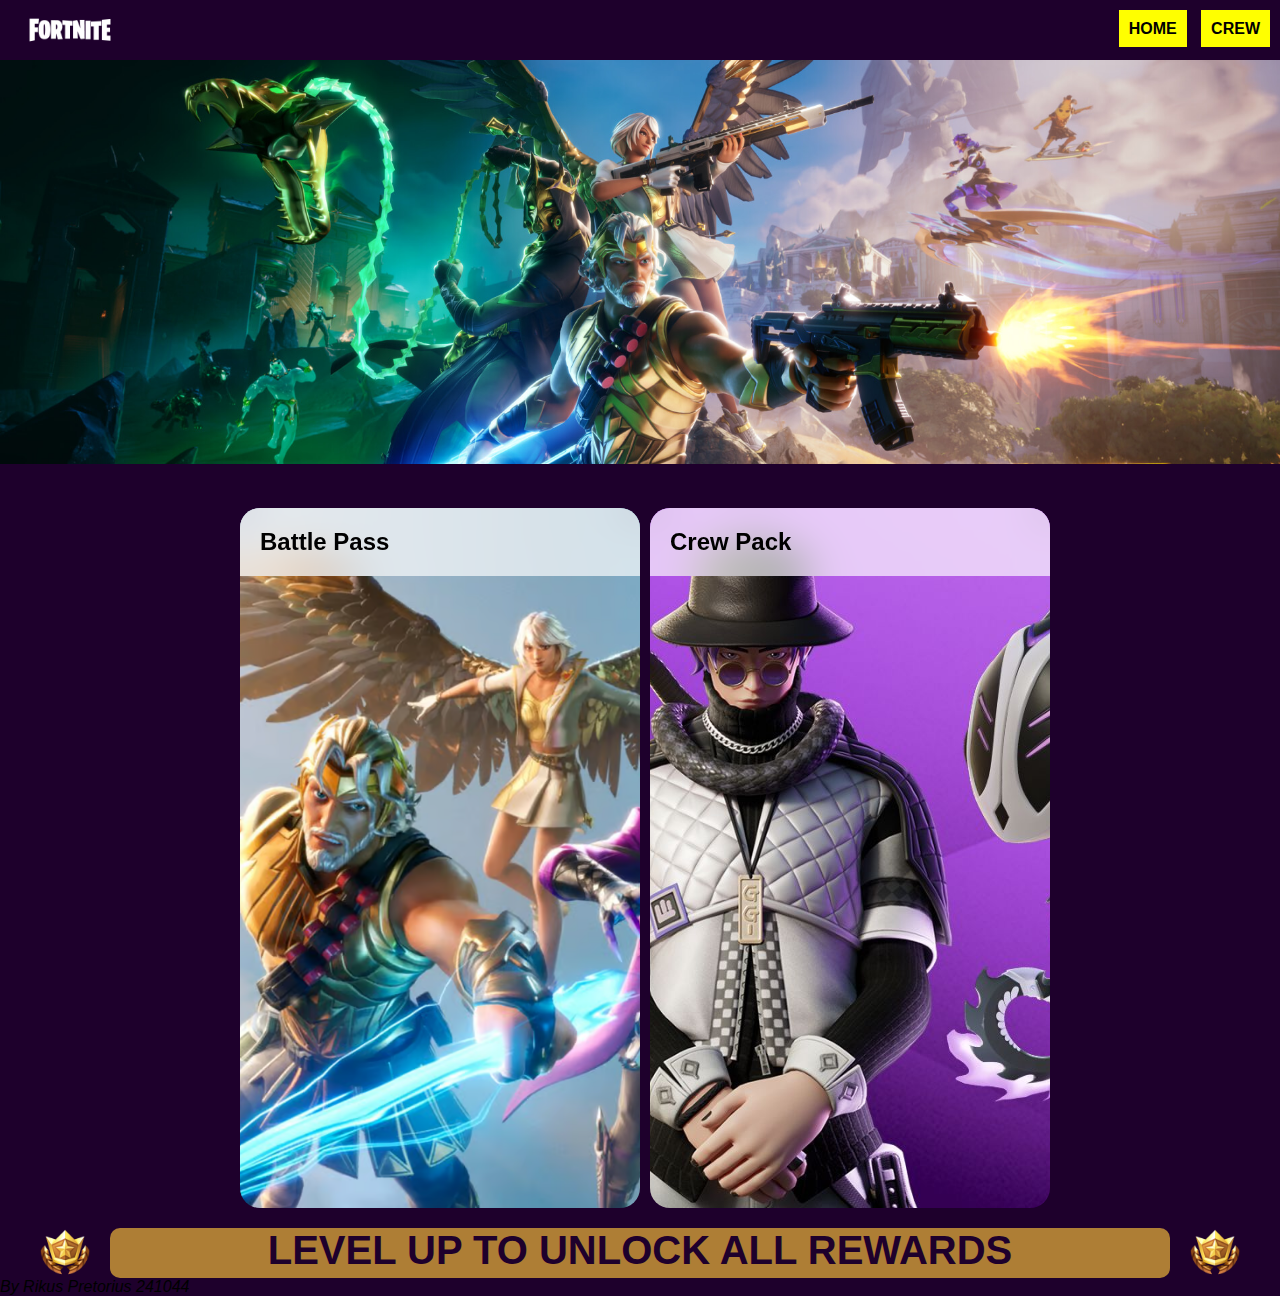
<file: index.html>
<!DOCTYPE html>
<html lang="en">

<head>
    <meta charset="UTF-8">
    <meta http-equiv="X-UA-Compatible" content="IE=edge">
    <meta name="viewport" content="width=device-width, initial-scale=1.0">
    <title>Fortnite C5S2</title>
    <meta name="keywords" content="HTML, CSS, JavaScript, Bootstrap, Template">
    <meta name="author" content="Rikus, Pretorius, 241044">
    <link rel="stylesheet" href="CSS/main.css">


</head>

<body>
     
    <img class="logo" src="Assets/images/logo.png" width="100px">

    <nav class="navBar">
        <a href="index.html" class="navItem">Home</a>
        <a href="./Pages/crew.html" class="navItem">Crew</a>
    </nav>

    <header>
        <img src="Assets/images/header.jpg" width="100%">
    </header>

    <section class="callToAction">
         
        <div class="battlePass">
            <h2>Battle Pass</h2>
        </div>

        <a href="Pages/crew.html"><div class="crewPack">
            <h2>Crew Pack</h2>
        </div></a>
    
    </section>

    <section class="freeBattlePass">
        <div class="fixedLeft"></div>
        <div class="centerStretch"><h1>LEVEL UP TO UNLOCK ALL REWARDS</h1></div>
        <div class="fixedRight"></div>
    </section>

    <footer>
        <p><i>By Rikus Pretorius 241044</i></p>
    </footer>

</body>
</html>
</file>
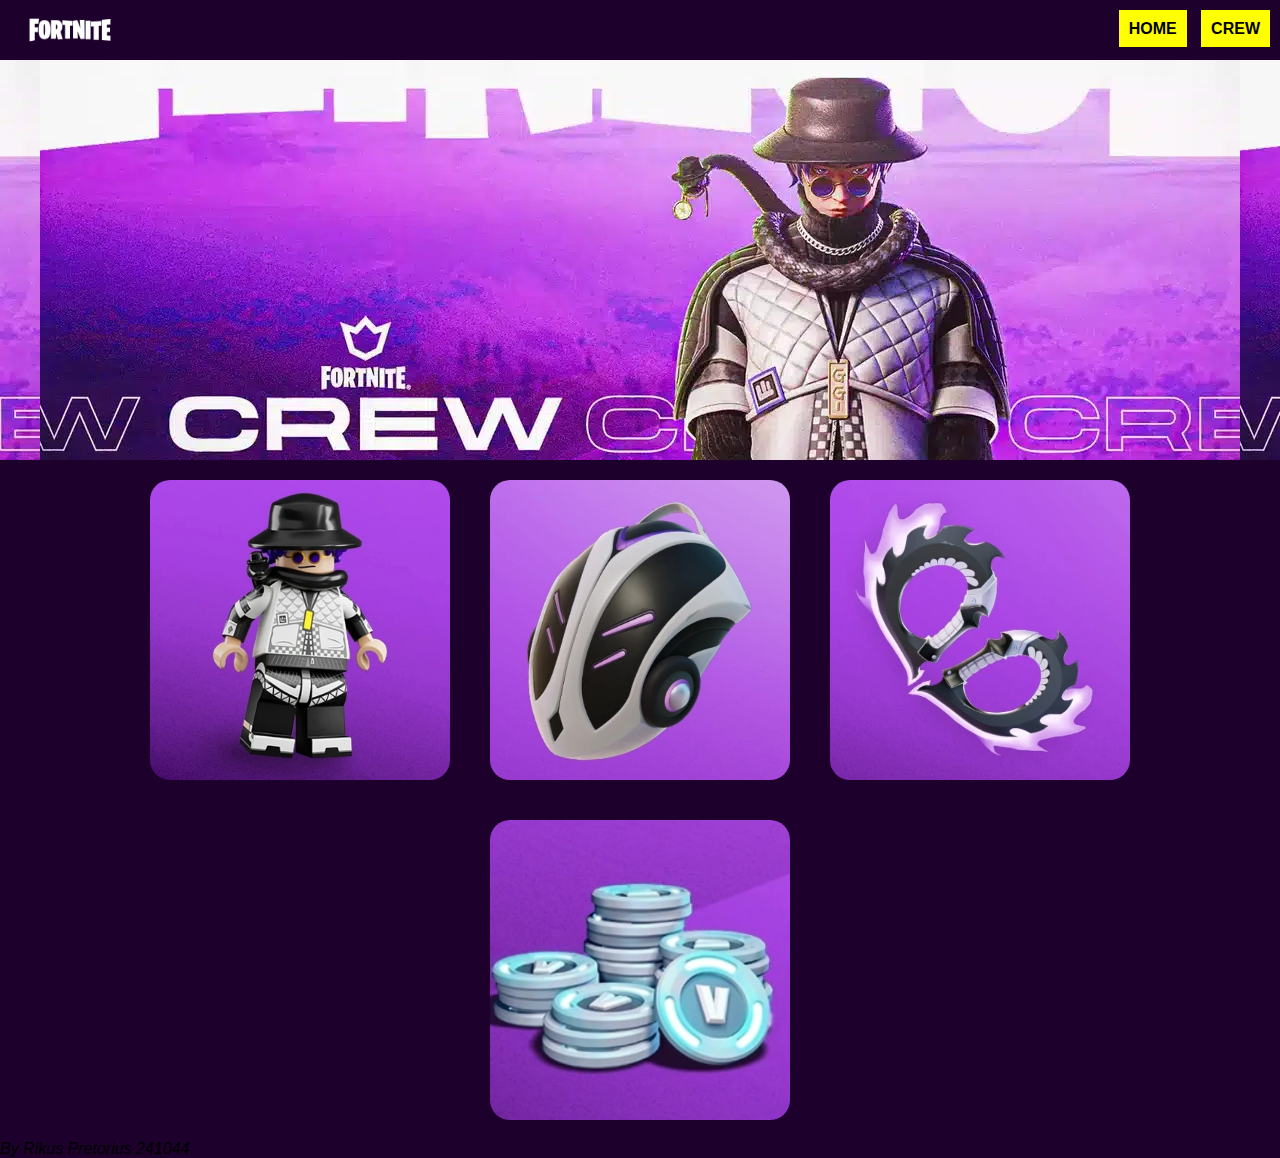
<file: Pages/crew.html>
<!DOCTYPE html>
<html lang="en">

<head>
    <meta charset="UTF-8">
    <meta http-equiv="X-UA-Compatible" content="IE=edge">
    <meta name="viewport" content="width=device-width, initial-scale=1.0">
    <title>Fortnite C5S2</title>
    <meta name="keywords" content="HTML, CSS, JavaScript, Bootstrap, Template">
    <meta name="author" content="Rikus, Pretorius, 241044">
    <link rel="stylesheet" href="../CSS/main.css">


</head>

<body>
     
    <img class="logo" src="../Assets/images/logo.png" width="100px">

    <nav class="navBar">
       <a href="../index.html" class="navItem">Home</a>
       <a href="crew.html" class="navItem">Crew</a>
    </nav>

    <header>
       <div class="crewHeader"></div>
    </header>

   <section class="benefits">
    <div class="legoSkin"></div>
    <div class="backbling"></div>
    <div class="pickaxe"></div>
    <div class="vbucks"></div>
   </section>

    <footer>
        <p><i>By Rikus Pretorius 241044</i></p>
    </footer>

</body>
</html>
</file>
<file: CSS/main.css>
*{
    padding: 0;
    margin: 0;
}

a {
    text-decoration: none;
}

body{
    background-color: rgb(30, 0, 44);
    font-family: Arial, Helvetica, sans-serif;
}

.logo {
    position: absolute;
    z-index: 999;
    filter: invert(1);
    margin-top: -20px;
    margin-left: 20px;
}

.navBar {
    height: 40px;
    text-align: right;
    padding-top: 20px;
}

.navItem {
    padding: 10px;
    background-color: yellow;
    margin-right: 10px;
    transition: 0.1s ease-in;
    cursor: pointer;
}

.navItem:hover {
    background-color: rgb(255, 255, 123);
}

nav a{
    text-transform: uppercase;
    font-weight: bold;
    
    text-decoration: none;
    color: black;
}

.callToAction {
    display: flex;
    flex-direction: initial;
    margin: 20px;
    flex-wrap: wrap;
    align-items: center;
    justify-content: center;
}

.battlePass {
    height: 700px;
    width: 400px;
    background-image: url(../Assets/images/zues3.avif);
    background-size: cover;
    background-position: center;
    border-radius: 20px;
    transition: 1s ease;
    margin: 20px 10px 0px 10px;
}

.battlePass:hover {
    width: 700px;
}

.battlePass h2{
    color: #000000;
    background-color: #ffffffab;
    padding: 20px;
    border-top-left-radius: 20px;
    border-top-right-radius: 20px;
    backdrop-filter: blur(20px);
}

.crewPack {
    height: 700px;
    width: 400px;
    background-image: url(../Assets/images/fortnite_crew_january_2024.jpeg);
    background-size: cover;
    background-position: center;
    border-radius: 20px;
    margin-top: 20px;
    transition: 1s ease;
}

.crewPack:hover {
    width: 700px;
}

.crewPack h2{
    color: #000000;
    background-color: #ffffffab;
    padding: 20px;
    border-top-left-radius: 20px;
    border-top-right-radius: 20px;
    backdrop-filter: blur(20px);
}

.freeBattlePass {
    display: flex;
    color: rgb(30, 0, 44);
}

.fixedLeft {
  height: 50px;
    width: 50px;
    background-image: url(../Assets/images/Battle_Pass_-_Icon_-_Fortnite.webp);
    background-size: cover;
    background-position: center;
    margin-left: 40px;
}

.centerStretch {
    background-color: rgb(174, 126, 53);
    flex-grow: 1;
   text-align: center;
    margin: 0 20px 0 20px;
    border-radius: 10px;
    font-size: 20px;
}
.fixedRight {
    height: 50px;
      width: 50px;
      background-image: url(../Assets/images/Battle_Pass_-_Icon_-_Fortnite.webp);
      background-size: cover;
      background-position: center;
      margin-right: 40px;
  }

  @media (max-device-width: 800px)  {
    .centerStretch{
        font-size: 12px;
    }
  }

  .crewHeader{
    background-image: url(../Assets/images/crewHeader.webp);
    width: 100%;
    height: 400px;
    background-position: center;
    background-position-y: 0px;
  }

  .benefits {
    display: flex;
    flex-wrap: wrap;
    justify-content: center;
    align-self: center;
  }

  .legoSkin {
    height: 300px;
    width: 300px;
    background-image: url(../Assets/images/legoSkin.png);
    background-size: cover;
    background-position: center;
    border-radius: 20px;
    margin: 20px;
    transition: 0.2s ease;
  }

  .legoSkin:hover{
   scale: 1.05;
  }

  .backbling {
    height: 300px;
    width: 300px;
    background-image: url(../Assets/images/backbling.png);
    background-size: cover;
    background-position: center;
    border-radius: 20px;
    margin: 20px;
    transition: 0.2s ease;
  }

  .backbling:hover{
    scale: 1.05;
  }

  .pickaxe{
    height: 300px;
    width: 300px;
    background-image: url(../Assets/images/pickaxe.png);
    background-size: cover;
    background-position: center;
    border-radius: 20px;
    margin: 20px;
    transition: 0.2s ease;
  }

  .pickaxe:hover{
    scale: 1.05;
  }

  .vbucks {
    height: 300px;
    width: 300px;
    background-image: url(../Assets/images/vbucks.png);
    background-size: cover;
    background-position: center;
    border-radius: 20px;
    margin: 20px;
    transition: 0.2s ease;
  }

  .vbucks:hover {
    scale: 1.05;
  }
</file>
